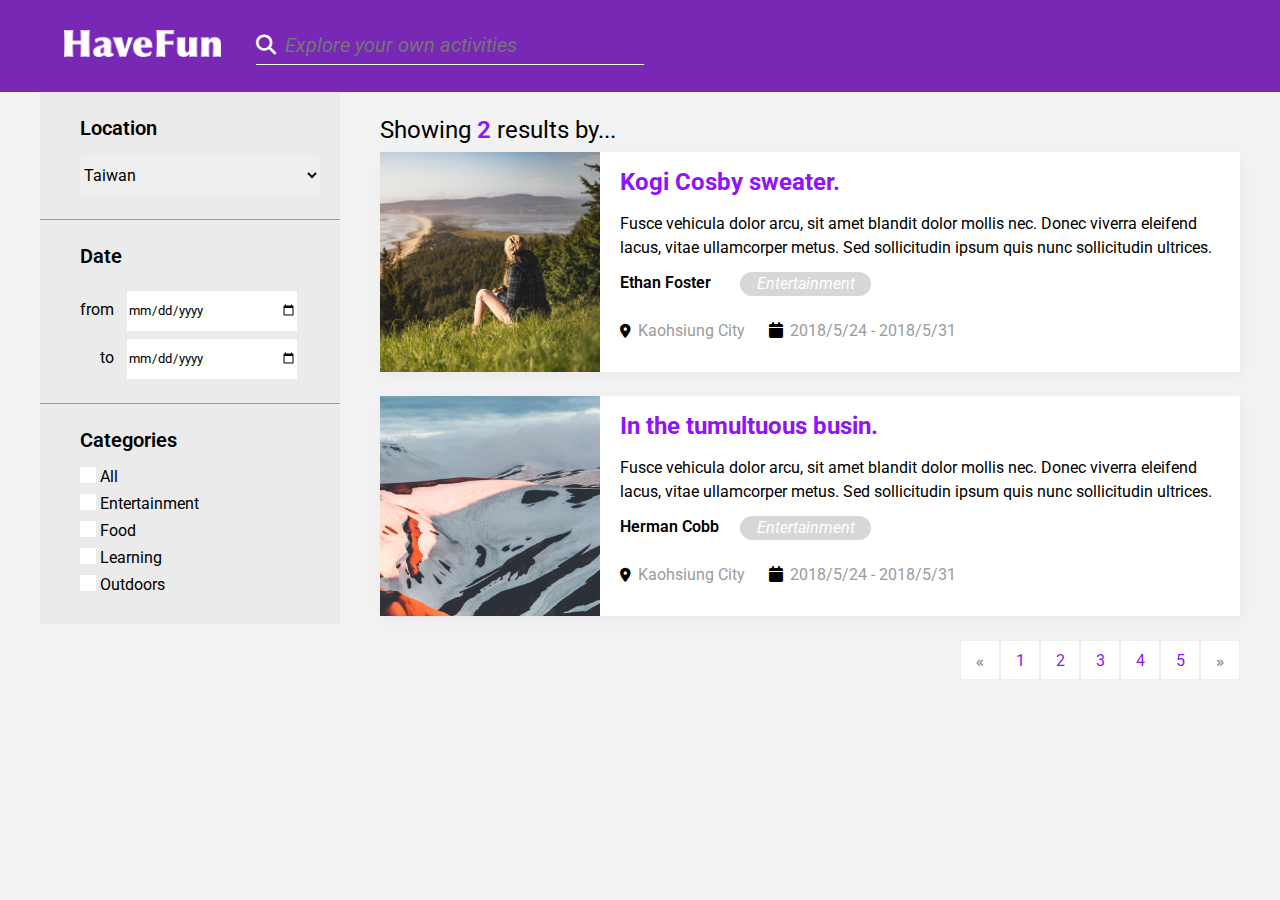
<file: index.html>
<!DOCTYPE html>
<html lang="en">
<head>
    <meta charset="UTF-8">
    <meta http-equiv="X-UA-Compatible" content="IE=edge">
    <meta name="viewport" content="width=device-width, initial-scale=1.0">
    <title>Filter</title>
</head>
<link rel="stylesheet" href="index.css">
<link rel="stylesheet" href="https://cdnjs.cloudflare.com/ajax/libs/font-awesome/6.1.1/css/all.min.css">
<body>
    <header>
        <div class="container">
            <a href="index.html" class="logo"><img src="pic/logo.png" alt=""></a>
                <div class="search-box">
                    <div class="border-box">
                        <i class="fa-solid fa-magnifying-glass"></i>
                        <input class="search-bar" type="search-bar" placeholder="Explore your own activities">
                    </div>
                </div>
        </div>
    </header>
    <div class="control">
        <div class="filter-box">
            <ul>
                <li class="top-li">
                    <a href="javascript:;">Location
                        <i class="fa-solid fa-plus plus"></i>
                        <i class="fa-solid fa-minus minus"></i>
                    </a>
                    <div class="select-box a">
                        <select class="inner-option">
                            <option value="">Taiwan</option>
                            <option>Australia</option>
                            <option>Brazil</option>
                            <option>Canada</option>
                            <option>Norway</option>
                            <option>Netherlands</option>
                            <option>Portugal</option>
                        </select>
                    </div>
                </li>
                <li class="top-li">
                    <a href="javascript:;">Date
                        <i class="fa-solid fa-plus plus"></i>
                        <i class="fa-solid fa-minus minus"></i>
                    </a>
                    <div class="date-box a">
                        <div class="up">
                            <span>from</span><input type="date" name="" id="start-day">
                        </div>
                        <div class="down">
                            <span>to</span><input type="date" name="" id="end-day">
                        </div>                        
                    </div>
                </li>
                <li class="top-li">
                    <a href="javascript:;">Categories
                        <i class="fa-solid fa-plus plus"></i>
                        <i class="fa-solid fa-minus minus"></i>
                    </a>
                    <div class="categories-box a">
                        <label class="lab">All
                            <input type="checkbox" value="1">
                            <span class="checkmark"></span>
                        </label>                          
                        <label class="lab">Entertainment
                          <input type="checkbox" value="2">
                          <span class="checkmark"></span>
                        </label>
                        <label class="lab">Food
                          <input type="checkbox" value="3">
                          <span class="checkmark"></span>
                        </label>
                        <label class="lab">Learning
                          <input type="checkbox" value="4">
                          <span class="checkmark"></span>
                        </label>
                        <label class="lab">Outdoors
                            <input type="checkbox" value="5">
                            <span class="checkmark"></span>
                          </label>
                    </div>
                </li>
            </ul>
        </div>
        <div class="article-box">
            <div class="show-result">Showing <span>15</span> results by...</div>
            <div class="tag-warp">
                <div class="tag-box1">
                    <p class="tag">All</p>
                    <i class="fa-regular fa-circle-xmark"></i>
                </div>
                <div class="tag-box2">
                    <p class="tag">Entertainment</p>
                    <i class="fa-regular fa-circle-xmark"></i>
                </div>
                <div class="tag-box3">
                    <p class="tag">Food</p>
                    <i class="fa-regular fa-circle-xmark"></i>
                </div>
                <div class="tag-box4">
                    <p class="tag">Learning</p>
                    <i class="fa-regular fa-circle-xmark"></i>
                </div>
                <div class="tag-box5">
                    <p class="tag">Outdoors</p>
                    <i class="fa-regular fa-circle-xmark"></i>
                </div>    
            </div>           
            <div class="article-card">
                <div class="img-box">
                    <img src="pic/pic1.jpg" alt="">                
                </div>
                <div class="content">
                    <h1>Kogi Cosby sweater.</h1>
                    <p class="detail">Fusce vehicula dolor arcu, sit amet blandit dolor mollis nec. Donec viverra eleifend lacus, vitae ullamcorper metus. Sed sollicitudin ipsum quis nunc sollicitudin ultrices. Donec euismod scelerisque ligula. Maecenas eu varius risus, eu aliquet arcu. Curabitur fermentum suscipit est, tincidunt mattis lorem luctus id. Donec eget massa a diam condimentum pretium. Aliquam erat volutpat. Integer ut tincidunt orci. Etiam tristique, elit ut consectetur iaculis, metus lectus mattis justo, vel mollis eros neque quis augue. Sed lobortis ultrices lacus, a placerat metus rutrum sit amet. Aenean ut suscipit justo.</p>
                    <p class="author">Ethan Foster</p>
                    <div class="filters">Entertainment</div>
                    <i class="fa-solid fa-location-dot"></i><span class="location">Kaohsiung City</span>
                    <div class="br">
                        <i class="fa-solid fa-calendar"></i><span class="date">2018/5/24 - 2018/5/31</span>                        
                    </div>
                </div>
            </div>
            <div class="article-card">
                <div class="img-box">
                    <img src="pic/pic2.jpg" alt="">                
                </div>
                <div class="content">
                    <h1>In the tumultuous busin.</h1>
                    <p class="detail">Fusce vehicula dolor arcu, sit amet blandit dolor mollis nec. Donec viverra eleifend lacus, vitae ullamcorper metus. Sed sollicitudin ipsum quis nunc sollicitudin ultrices. Donec euismod scelerisque ligula. Maecenas eu varius risus, eu aliquet arcu. Curabitur fermentum suscipit est, tincidunt mattis lorem luctus id. Donec eget massa a diam condimentum pretium. Aliquam erat volutpat. Integer ut tincidunt orci. Etiam tristique, elit ut consectetur iaculis, metus lectus mattis justo, vel mollis eros neque quis augue. Sed lobortis ultrices lacus, a placerat metus rutrum sit amet. Aenean ut suscipit justo.</p>
                    <p class="author">Herman Cobb</p>
                    <div class="filters">Entertainment</div>
                        <i class="fa-solid fa-location-dot"></i><span class="location">Kaohsiung City</span>
                    <div class="br">
                        <i class="fa-solid fa-calendar"></i><span class="date">2018/5/24 - 2018/5/31</span>                        
                    </div>
                </div>
            </div>
        </div>    
    </div>    
    <div class="page-box">
        <button><i class="fa-solid fa-angles-left"></i></button>
        <button>1</button>
        <button>2</button>
        <button>3</button>
        <button>4</button>
        <button>5</button>
        <button><i class="fa-solid fa-angles-right"></i></button>
    </div>
    <script src="jquery-3.6.0.min.js"></script>
    <script src="index.js"></script>
</body>
</html>
</file>
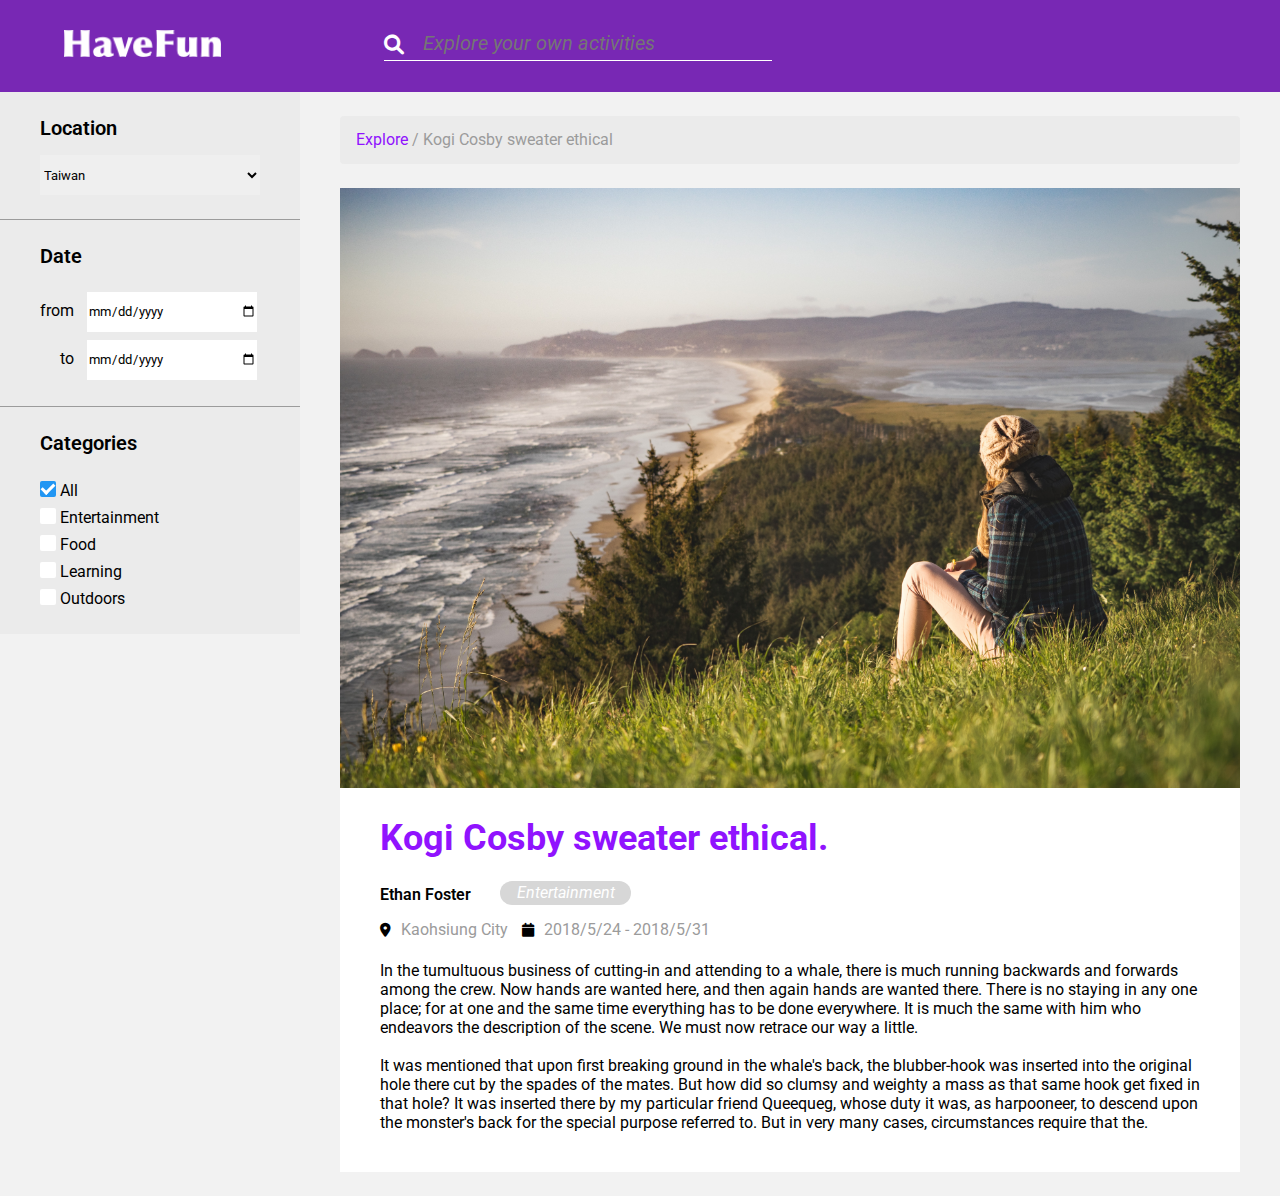
<file: content.html>
<!DOCTYPE html>
<html lang="en">
<head>
    <meta charset="UTF-8">
    <meta http-equiv="X-UA-Compatible" content="IE=edge">
    <meta name="viewport" content="width=device-width, initial-scale=1.0">
    <title>content</title>
    <link rel="stylesheet" href="content.css">
    <link rel="stylesheet" href="https://cdnjs.cloudflare.com/ajax/libs/font-awesome/6.0.0-beta2/css/all.min.css">
</head>
<body>
    <header>
        <div class="container">
            <div class="search-box">
                <div class="border-box">
                    <i class="fa-solid fa-magnifying-glass"></i>
                    <input class="search-bar" type="search-bar" placeholder="Explore your own activities">
                </div>
            </div>
            <a href="index.html" class="logo"><img src="pic/logo.png" alt=""></a>
            <i class="fa-solid fa-magnifying-glass" id="mobile-search"></i>
        </div>
    </header>
    <div class="control">
        <div class="filter-box">
            <ul>
                <li>
                    <a href="">Location</a>
                    <div class="select-box">
                        <select class="inner-option">
                            <option value="">Taiwan</option>
                            <option>Dog</option>
                            <option>Cat</option>
                            <option>Hamster</option>
                            <option>Parrot</option>
                            <option>Spider</option>
                            <option>Goldfish</option>
                        </select>
                    </div>
                </li>
                <li>
                    <a href="">Date</a>
                    <div class="date-box">
                        <div class="up">
                            <span>from</span><input type="date" name="" id="start-day">
                        </div>
                        <div class="down">
                            <span>to</span><input type="date" name="" id="end-day">
                        </div>                        
                    </div>
                </li>
                <li>
                    <a href="">Categories</a>
                    <div class="categories-box">
                        <label class="lab">All
                            <input type="checkbox" checked="checked">
                            <span class="checkmark"></span>
                        </label>                          
                        <label class="lab">Entertainment
                          <input type="checkbox">
                          <span class="checkmark"></span>
                        </label>
                        <label class="lab">Food
                          <input type="checkbox">
                          <span class="checkmark"></span>
                        </label>
                        <label class="lab">Learning
                          <input type="checkbox">
                          <span class="checkmark"></span>
                        </label>
                        <label class="lab">Outdoors
                            <input type="checkbox">
                            <span class="checkmark"></span>
                          </label>
                    </div>
                </li>
            </ul>
        </div>
        <div class="article-box">
            <p class="tag-box">
                <span style="color: #9013fe;">Explore</span> /  Kogi Cosby sweater ethical
            </p>
            <div class="bg">
                <div class="img-box">
                    <img src="pic/pic1.jpg" alt="">
                </div>
                <div class="content">
                    <h1>Kogi Cosby sweater ethical.</h1>
                    <p class="author">Ethan Foster</p>
                    <div class="filters">Entertainment</div>
                    <i class="fa-solid fa-location-dot"></i><span class="location">Kaohsiung City</span>
                    <i class="fa-solid fa-calendar"></i><span class="date">2018/5/24 - 2018/5/31</span>
                    <p class="detail">In the tumultuous business of cutting-in and attending to a whale, there is much running backwards and forwards among the crew. Now hands are wanted here, and then again hands are wanted there. There is no staying in any one place; for at one and the same time everything has to be done everywhere. It is much the same with him who endeavors the description of the scene. We must now retrace our way a little. 
                    <br><br>It was mentioned that upon first breaking ground in the whale's back, the blubber-hook was inserted into the original hole there cut by the spades of the mates. But how did so clumsy and weighty a mass as that same hook get fixed in that hole? It was inserted there by my particular friend Queequeg, whose duty it was, as harpooneer, to descend upon the monster's back for the special purpose referred to. But in very many cases, circumstances require that the.
                    </p>
                </div>                
            </div>
        </div>
    </div>

</body>
</html>
</file>
<file: index.css>
@import url('https://fonts.googleapis.com/css2?family=Roboto:ital,wght@0,400;0,500;1,400&display=swap');

/* all */

*{
    /* border: 1px solid black; */
    font-family: 'Roboto', sans-serif;
}

body,html{
    margin: 0;
    padding: 0;
    background-color: #f2f2f2;
}

/* header */

header{
    width: 100%;
    height: 70px;
    background-color: #7828B4;
}

.logo{
    display: block;
    margin-left: 38%;
    padding-top: 25px;
    width: 30%;
}

.logo img{
    width: 105px;
}

/* search bar */

.search-box{
    background-color: #EBEBEB;
    box-shadow: 0 5px 10px 0 #D7D7D7;
    width: 100%;
    height: 55px;
    display: flex;
    justify-content: center;
    margin-top: 25px;
    position: relative;
    z-index: 999;
}

.border-box{
    border-bottom: 1px solid black;
    width: 80%;
    margin-bottom: 10px;
}

.search-bar{
    width: 70%;
    padding-left: 5px;
    font-style: italic;
    font-size: 20px;
    background-color: #EBEBEB;
    color: #9B9B9B;
    border: none;
}

.search-box i{
    font-size: 24px;
    padding-top: 15px;
}

/* nav */

.filter-box{
    margin-top: 58px;
}

.filter-box>ul{
    list-style-type: none;
    margin: 0;
    padding: 0;
    position: relative;
    z-index: 1;
}

.filter-box li{
    width: 100%;
    background-color: #D7D7D7;
    border-bottom: 1px solid #9B9B9B;
}

.filter-box a{
    text-decoration: none;
    font-weight: 600;
    font-size: 20px;
    color: black;
    padding: 20px 0 20px 40px;
    display: block;
}

.filter-box li.active{
    background-color: #EBEBEB;
}

.top-li i{
    color: #9B9B9B;
    position: absolute;
    right: 10%;
    z-index: 1;
}

/* select box */

.select-box{
    height: 40px;
    background-color: #EBEBEB;
    display: none;
    margin-bottom: 24px;
}

.inner-option{
    width: 80%;
    height: 40px;
    font-size: 16px;
    border-radius: 3px;
    border: none;
    margin-left: 40px;
}

/* date */

.date-box{
    display: none;
    width: 100%;
    margin: 0px 0px 24px 40px;
}

.date-box input{
    width: 169px;
    height: 40px;
    margin-top: 8px;
    border: none;
}

.down{
    margin-left: 20px;
}

#start-day,#end-day{
    margin-left: 13px;
}

/* categories */

.categories-box{
    display: none;
    margin: 11px 40px 25px;
}

.categories-box>input{
    width: 16px;
    height: 16px;
}

/* Customize the label */
.lab{
    display: block;
    position: relative;
    padding-left: 20px;
    margin-bottom: 8px;
    cursor: pointer;
    font-size: 16px;
    -webkit-user-select: none;
    -moz-user-select: none;
    -ms-user-select: none;
    user-select: none;
}

/* Hide the browser's default checkbox */
.lab input{
    position: absolute;
    opacity: 0;
    cursor: pointer;
    height: 0;
    width: 0;
}

/* Create a custom checkbox */
.checkmark{
    position: absolute;
    top: 0;
    left: 0;
    height: 16px;
    width: 16px;
    background-color: #FFFFFF;
    border-radius: 2px;
}  

/* When the checkbox is checked, add a blue background */
.lab input:checked ~ .checkmark{
    background-color: #2196F3;
}

/* Create the checkmark (hidden when not checked) */
.checkmark:after{
    content: "";
    position: absolute;
    display: none;
}

/* Show the checkmark when checked */
.lab input:checked ~ .checkmark:after{
    display: block;
}

/* Style the checkmark */
.lab .checkmark:after{
    left: 4px;
    top: 0;
    width: 5px;
    height: 10px;
    border: solid white;
    border-width: 0 3px 3px 0;
    -webkit-transform: rotate(45deg);
    -ms-transform: rotate(45deg);
    transform: rotate(45deg);
}

/* filter tag */
    
.show-result{
    display: none;
}

.tag-box1,.tag-box2,.tag-box3,.tag-box4,.tag-box5{
    display: none;
}

/* article box */

.article-card{
    margin: auto;
    width: 80%;
    height: 414px;
    background-color: #FFFFFF;
    box-shadow: 2px 5px 10px 0 #EBEBEB;
    margin-top: 24px;
}

.article-card:hover{
    box-shadow: 2px 5px 10px 0 #9b9b9b;
}

.img-box{
    height: 200px;
    overflow: hidden;
}

img{
    width: 100%;
}

.content{
    margin-left: 20px;
    width: 85%;
    position: relative;
}

h1{
    font-size: 24px;
    color: #9013FE;
}

.detail{
    height: 45px;
    font-size: 16px;
    line-height: 24px;
    overflow: hidden;
}

.author{
    font-size: 16px;
    font-weight: 600;
}

.filters{
    font-size: 16px;
    font-style: italic;
    background-color: #D7D7D7;
    color: #FFFFFF;
    border-radius: 100px;
    text-align: center;
    width: 131px;
    height: 24px;
    line-height: 24px;
    position: absolute;
    left: 110px;
    top: 103px;
}

.content>i{
    font-size: 14px;
    margin-bottom: 8px;
}

.location,.date{
    font-size: 16px;
    color: #9B9B9B;
    margin-left: 10px;
}

/* page box */

.page-box{
    display: flex;
    justify-content: center;
    margin-top: 24px;
}

.page-box>button{
    width: 40px;
    height: 40px;
    font-size: 16px;
    color: #9013FE;
    background-color: #FFFFFF;
    border: 1px solid #ECEEEF;
}

.page-box>button.active{
    background-color: #9013FE;
    color: #FFFFFF;
    border: 1px solid #9013FE;
}

.page-box>button:hover{
    background-color: #f2f2f2;
}

.page-box>button>i{
    font-size: 8px;
    color: #777777;
}

@media (min-width:768px) {

    /* header and search */

    header{
        height: 92px;
    }
    
    .logo{
        margin-left: 5%;
        padding-top: 30px;
    }
    
    .logo img{
        width: 157px;
    }

    /* search bar */

    .search-box{
        background-color: #7828B4;
        box-shadow: none;
        width: 388px;
        position: absolute;
        left: 45%;
        top: -5px;
    }
    
    .border-box{
        border-bottom: 1px solid #FFFFFF;
        width: 100%;
    }

    .search-bar{
        background-color: #7828B4;
        color: #FFFFFF;
    }
    
    .search-box i{
        color: #FFFFFF;
        font-size: 20px;
    }

    .control{
        display: flex;
    }

    /* fileter box */

    .filter-box{
        background-color: #ebebeb;
        height: 532px;
        margin: 0;
    }

    .filter-box>ul{
        width: 300px;
    }

    .filter-box li{
        background-color: #ebebeb;
        border-bottom: 1px solid #9B9B9B;
    }

    .filter-box li:last-child{
        border: none;
    }

    .filter-box a{
        display: block;
        cursor: default;
        padding: 0;
        margin: 24px 0 15px 40px;
    }

    .filter-box i{
        display: none;
    }

    /* location */

    .select-box{
        display: flex;
        height: 64px;
        margin-bottom: 0;
    }

    /* date */

    .date-box{
        display: block;
        width: 100%;
        margin: 0px 0px 24px 40px;
    }

    .date-box input{
        width: 169px;
        height: 40px;
        margin-top: 8px;
        border: none;
    }

    .down{
        margin-left: 20px;
    }

    #start-day,#end-day{
        margin-left: 13px;
    }

    /* categories */

    .categories-box{
        display: block;
        margin: 11px 40px 25px;
    }

    .categories-box>input{
        width: 16px;
        height: 16px;
    }

    /* Customize the label */
    .lab{
        display: block;
        position: relative;
        padding-left: 20px;
        margin-bottom: 8px;
        cursor: pointer;
        font-size: 16px;
        -webkit-user-select: none;
        -moz-user-select: none;
        -ms-user-select: none;
        user-select: none;
    }
    
    /* Hide the browser's default checkbox */
    .lab input{
        position: absolute;
        opacity: 0;
        cursor: pointer;
        height: 0;
        width: 0;
    }
    
    /* Create a custom checkbox */
    .checkmark{
        position: absolute;
        top: 0;
        left: 0;
        height: 16px;
        width: 16px;
        background-color: #FFFFFF;
        border-radius: 2px;
    }  
    
    /* When the checkbox is checked, add a blue background */
    .lab input:checked ~ .checkmark{
        background-color: #2196F3;
    }

    /* Create the checkmark (hidden when not checked) */
    .checkmark:after{
        content: "";
        position: absolute;
        display: none;
    }
    
    /* Show the checkmark when checked */
    .lab input:checked ~ .checkmark:after{
        display: block;
    }
    
    /* Style the checkmark */
    .lab .checkmark:after{
        left: 4px;
        top: 0;
        width: 5px;
        height: 10px;
        border: solid white;
        border-width: 0 3px 3px 0;
        -webkit-transform: rotate(45deg);
        -ms-transform: rotate(45deg);
        transform: rotate(45deg);
    }

    /* filter tag */

    .show-result{
        font-size: 24px;
        margin-bottom: 8px;
        display: block;
    }

    .tag-warp{
        display: flex;
    }

    .tag-box1,.tag-box2,.tag-box3,.tag-box4,.tag-box5{
        width: 128px;
        height: 35px;
        color: #9013FE;
        border: 1px solid #9013FE;
        border-radius: 100px;
        margin-bottom: 24px;
        margin-right: 8px;
        align-items: center;
    }

    .tag-box1:hover,.tag-box2:hover,.tag-box3:hover,.tag-box4:hover,.tag-box5:hover{
        background-color: #9013FE;
        color: #FFFFFF;
    }

    .tag-box1>p,.tag-box2>p,.tag-box3>p,.tag-box4>p,.tag-box5>p{
        width: 65%;
        overflow: hidden;
        font-style: italic;
        font-size: 16px;
        margin-left: 16px;
    }

    /* article box */

    .article-box{
        margin: 24px 40px 0;
    }

    .article-card{
        margin: 0;
        margin-bottom: 24px;
        width: 100%;
    }

    /* page box */

    .page-box{
        justify-content: right;
        margin-right: 40px;
        margin-top: 0;
    }

}

@media (min-width: 1200px) {

    .search-box{
        left: 20%;
    }
    
    .filter-box{
        margin-left: 40px;
    }

    .select-box{
        margin-bottom: 0;
    }

    /* article box */

    .article-card{
        display: flex;
        height: 220px;
    }

    .img-box{
        width: 220px;
        height: 220px;
        position: relative;
    }

    .img-box>img{
        width: 150%;
        position: absolute;
        right: 0;
    }

    .content{
        width: 70%;
    }

    .content>i{
        font-size: 14px;
        margin-bottom: 0px;
        margin-top: 16px;
    }

    .filters{
        left: 120px;
        top: 120px;
    }

    .location,.date{
        font-size: 16px;
        color: #9B9B9B;
        margin-left: 7px;
    }

    .br{
        display: inline;
        margin-left: 20px;
    }
}
</file>
<file: content.css>
@import url('https://fonts.googleapis.com/css2?family=Roboto:ital,wght@0,400;0,500;1,400&display=swap');

/* all */

*{
    /* border: 1px solid black; */
    font-family: 'Roboto', sans-serif;
}

body,html{
    margin: 0;
    padding: 0;
    background-color: #f2f2f2;
}

/* header */

header{
    width: 100%;
    height: 70px;
    background-color: #7828B4;
}

.container{
    position: relative;
}

.container i{
    position: absolute;
    font-size: 20px;
    right: 5%;
    top: 25px;
    color: #FFFFFF;
}

.logo{
    display: block;
    margin-left: 5%;
    padding-top: 25px;
    width: 30%;
}

.logo img{
    width: 105px;
}

/* search bar */

.search-box{
    width: 388px;
    height: 55px;
    display: none;
    justify-content: center;
    position: absolute;
    left: 30%;
    top: 30px;
    z-index: 1;
}

.border-box{
    border-bottom: 1px solid #FFFFFF;
    width: 100%;
    height: 30px;
}

.search-bar{
    width: 70%;
    padding-left: 10%;
    font-style: italic;
    font-size: 20px;
    background: none;
    color: #FFFFFF;
    border: none;
}

.search-box i{
    font-size: 20px;
    left: 0;
    top: 5px;
}

/* tag box */

.tag-box{
    width: 85%;
    height: 48px;
    line-height: 48px;
    margin: 24px auto 24px auto;
    background-color: #ebebeb;
    color: #9b9b9b;
    border-radius: 4px;
}

.tag-box>span{
    margin-left: 16px;
}

/* filter box and article box */

.control{
    display: flex;
}

/* fileter box */

.filter-box{
    display: none;
    background-color: #ebebeb;
    height: 542px;
}

.filter-box>ul{
    width: 300px;
    list-style-type: none;
    margin: 0;
    padding: 0;
}

.filter-box li{
    width: 100%;
    border-bottom: 1px solid #9B9B9B;
}

.filter-box li:last-child{
    border: none;
}

.filter-box a{
    display: block;
    margin-left: 40px;
    margin-top: 24px;
    cursor: default;
    color: black;
    font-weight: 600;
    font-size: 20px;
    text-decoration: none;
}

/* location */

.inner-option{
    margin: 15px 40px 24px;
    width: 220px;
    height: 40px;
    border: none;
}

/* date */

.date-box{
    width: 100%;
    margin: 16px 40px 26px;
}

.date-box input{
    width: 169px;
    height: 40px;
    margin-top: 8px;
    border: none;
}

.down{
    margin-left: 20px;
}

#start-day,#end-day{
    margin-left: 13px;
}

/* categories */

.categories-box{
    margin: 26px 40px 25px;
}

.categories-box>input{
    width: 16px;
    height: 16px;
}

/* Customize the label */
.lab{
    display: block;
    position: relative;
    padding-left: 20px;
    margin-bottom: 8px;
    cursor: pointer;
    font-size: 16px;
    -webkit-user-select: none;
    -moz-user-select: none;
    -ms-user-select: none;
    user-select: none;
}
  
/* Hide the browser's default checkbox */
.lab input{
    position: absolute;
    opacity: 0;
    cursor: pointer;
    height: 0;
    width: 0;
}
  
/* Create a custom checkbox */
.checkmark{
    position: absolute;
    top: 0;
    left: 0;
    height: 16px;
    width: 16px;
    background-color: #FFFFFF;
    border-radius: 2px;
}  
  
/* When the checkbox is checked, add a blue background */
.lab input:checked ~ .checkmark{
    background-color: #2196F3;
}

/* Create the checkmark (hidden when not checked) */
.checkmark:after{
    content: "";
    position: absolute;
    display: none;
}
  
/* Show the checkmark when checked */
.lab input:checked ~ .checkmark:after{
    display: block;
}
  
/* Style the checkmark */
.lab .checkmark:after{
    left: 4px;
    top: 0;
    width: 5px;
    height: 10px;
    border: solid white;
    border-width: 0 3px 3px 0;
    -webkit-transform: rotate(45deg);
    -ms-transform: rotate(45deg);
    transform: rotate(45deg);
}

/* img */

.img-box>img{
    width: 100%;
}

/* article */

.bg{
    background-color: #FFFFFF;
}

.content{
    margin: 0 40px 0 40px;
    padding-bottom: 24px;
    position: relative;
}

.content>h1{
    font-size: 36px;
    color: #9013FE;
    line-height: 45px;
}

.author{
    font-size: 16px;
    font-weight: 600;
}

.filters{
    font-size: 16px;
    font-style: italic;
    background-color: #D7D7D7;
    color: #FFFFFF;
    border-radius: 100px;
    text-align: center;
    width: 131px;
    height: 24px;
    line-height: 24px;
    position: absolute;
    left: 120px;
    top: 65px;
}

.content>i{
    font-size: 14px;
    margin-bottom: 8px;
}

.fa-calendar{
    margin-left: 10px;    
}

.location,.date{
    font-size: 16px;
    color: #9B9B9B;
    margin-left: 10px;
}

@media screen and (min-width:768px) {

    header{
        height: 92px;
    }
    
    .logo{
        padding-top: 30px;
        width: 30%;
    }
    
    .logo img{
        width: 157px;
    }

    .search-box{
        display: flex;
    }

    #mobile-search{
        display: none;
    }

    .filter-box{
        display: block;
        margin-right: 40px;
    }

    .article-box{
        margin-right: 40px;
    }

    .content{
        margin: 0 40px 24px;
    }

    /* tag box */

    .tag-box{
        width: 100%;
    }
}
</file>
